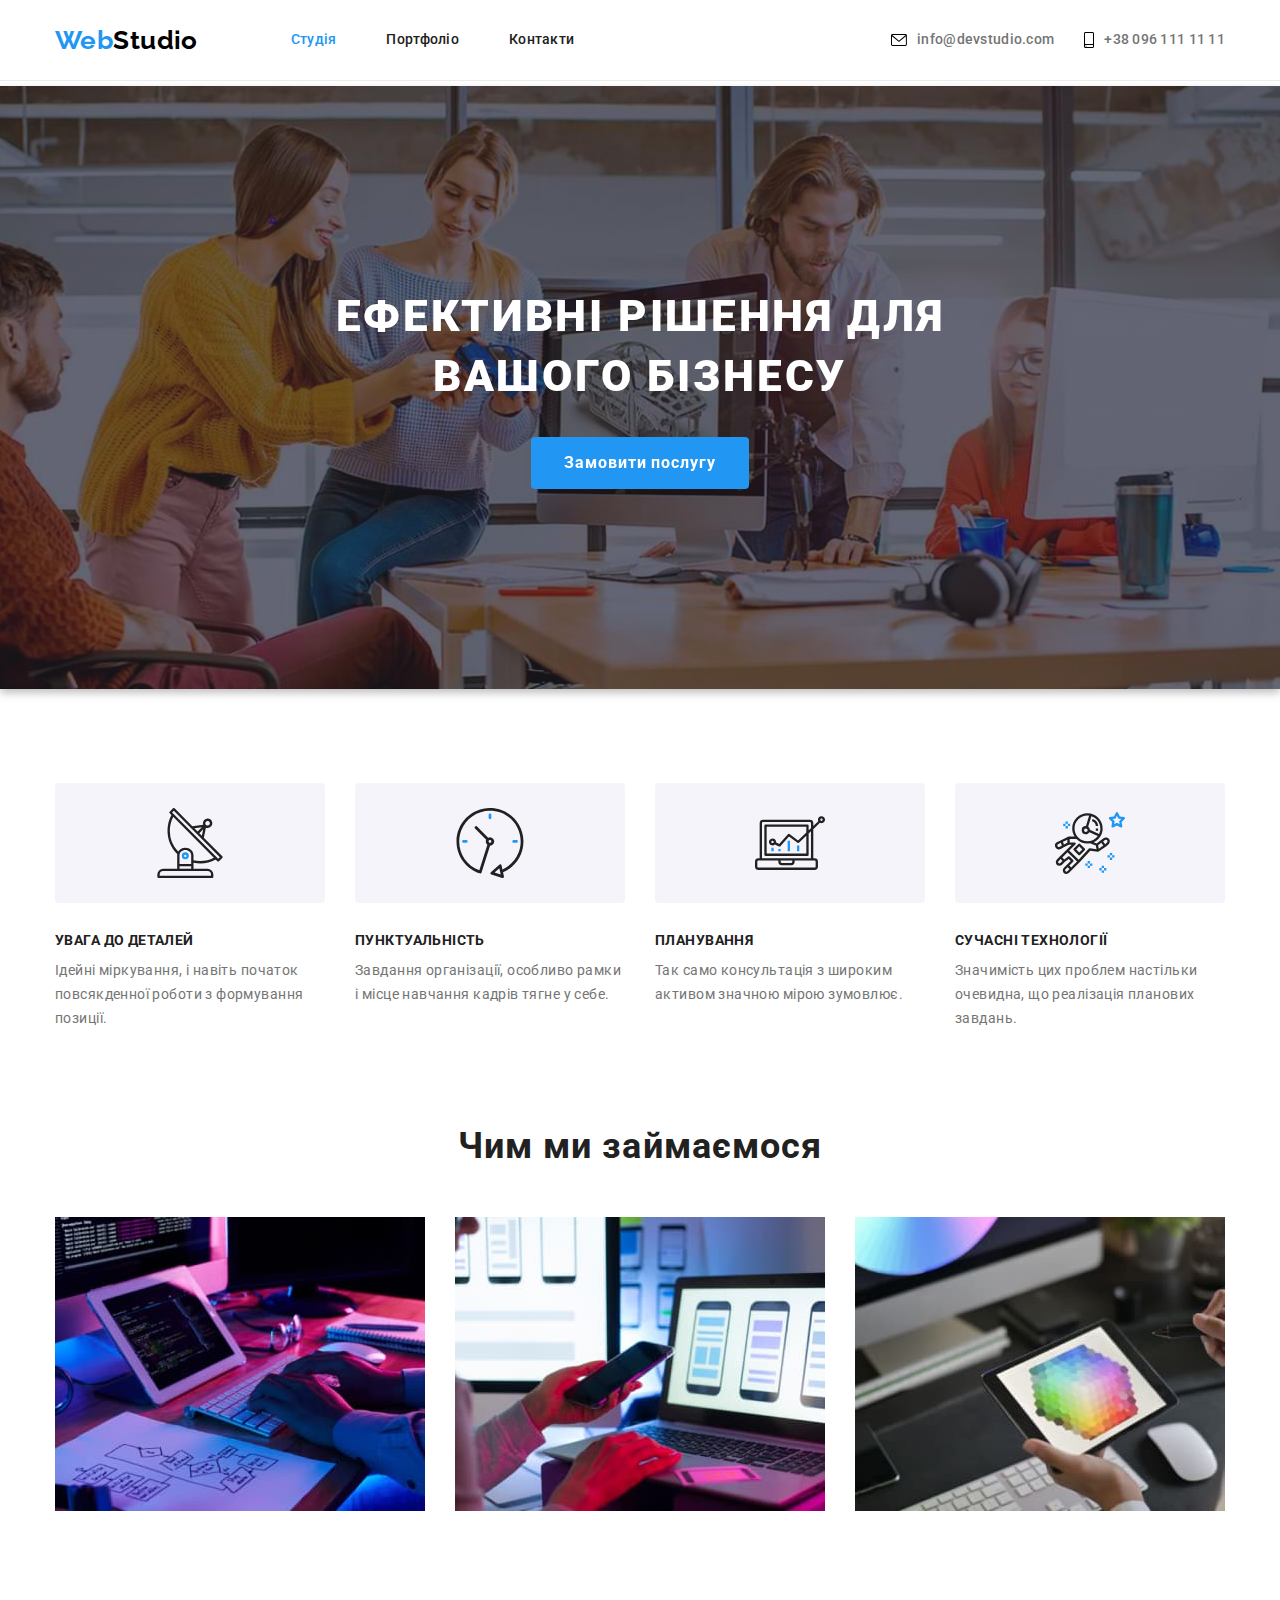
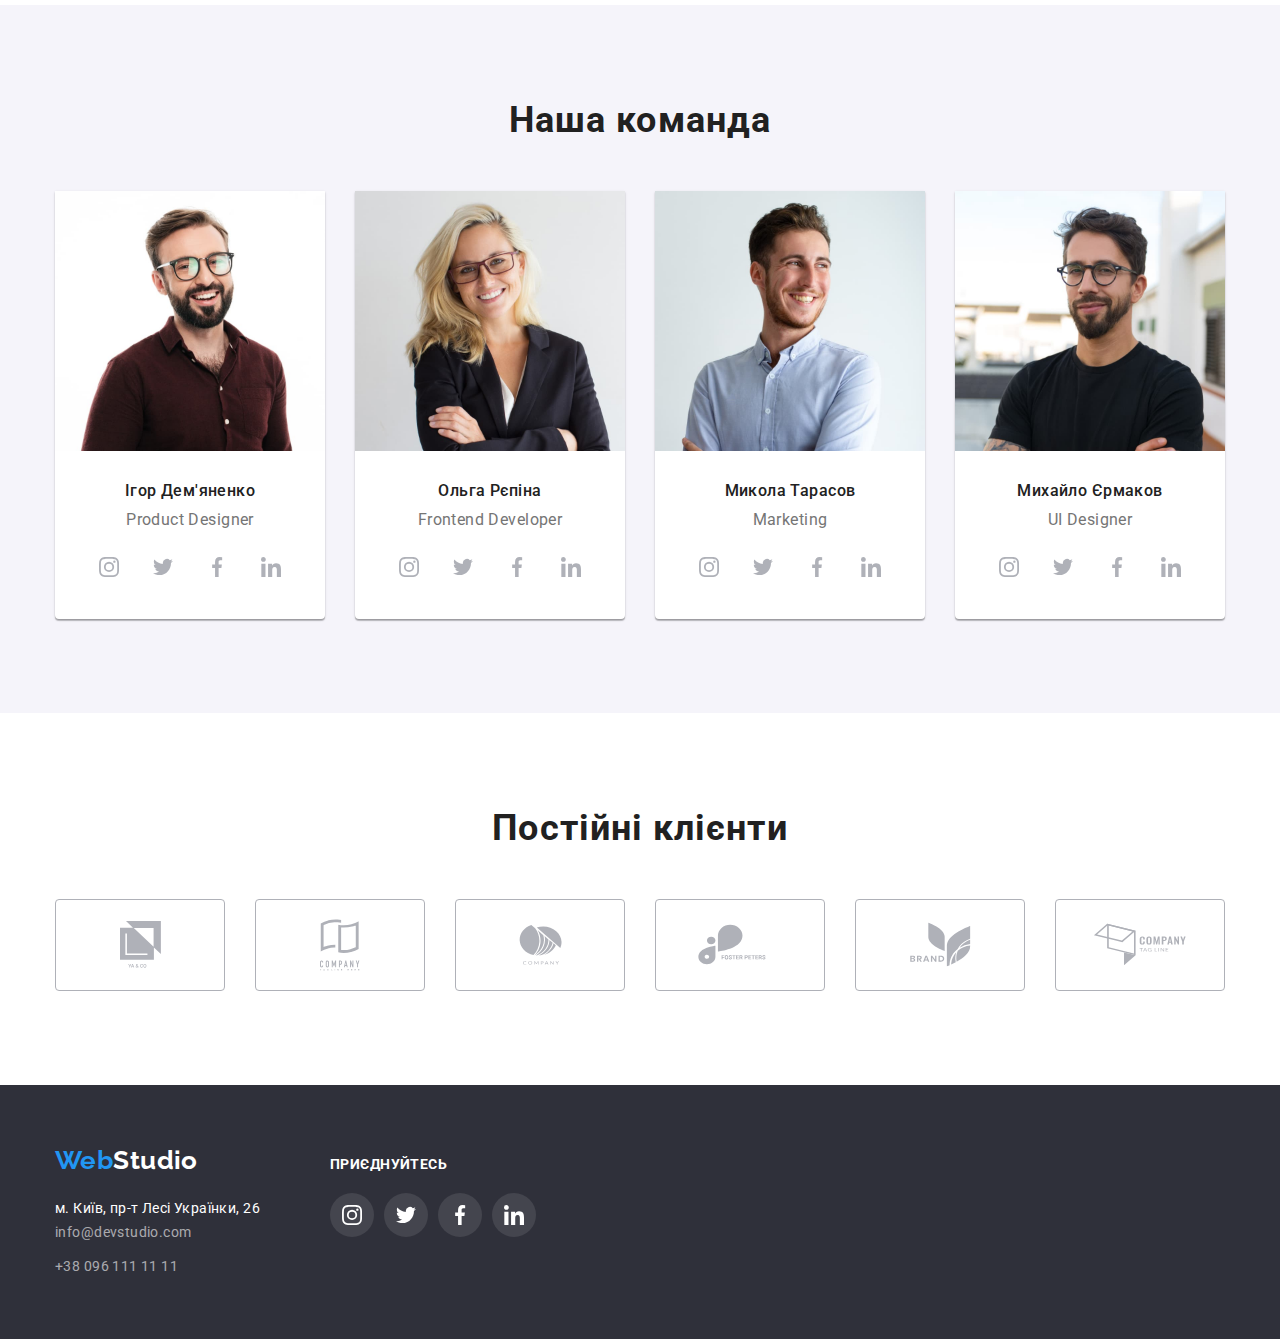
<file: index.html>
<!DOCTYPE html>
<html lang="uk">
  <head>
    <meta charset="UTF-8" />
    <meta http-equiv="X-UA-Compatible" content="IE=edge" />
    <meta name="viewport" content="width=device-width, initial-scale=1.0" />
    <link rel="preconnect" href="https://fonts.googleapis.com" />
    <link rel="preconnect" href="https://fonts.gstatic.com" crossorigin />
    <link
      href="https://fonts.googleapis.com/css2?family=Raleway:wght@700&family=Roboto:wght@400;500;700;900&display=swap"
      rel="stylesheet"
    />
    <link
      rel="stylesheet"
      href="https://cdnjs.cloudflare.com/ajax/libs/modern-normalize/1.1.0/modern-normalize.min.css"
    />
    <link rel="stylesheet" href="./css/style.css" />
    <title>Студія</title>
  </head>
  <body>
    <!-- Верхня лінія сайту -->
    <header class="header">
      <div class="container main-nav">
        <a href="./index.html" class="logo"><span class="logo-first-word">Web</span>Studio</a>
        <ul class="site-nav list">
          <li class="item"><a href="./index.html" class="link current">Студія</a></li>
          <li class="item"><a href="./portfolio.html" class="link">Портфоліо</a></li>
          <li class="item"><a href="" class="link">Контакти</a></li>
        </ul>
        <ul class="list-contacts list">
          <li class="item">
            <a href="mailto:info@devstudio.com" class="link">
              <svg class="mail-icon" width="16px" height="12px">
                <use href="./imeges/icons.svg#icon-envelope"></use>
              </svg>
              info@devstudio.com</a
            >
          </li>
          <li class="item">
            <a href="tel:+380961111111" class="link">
              <svg class="mobile-icon" width="10px" height="16px">
                <use href="./imeges/icons.svg#icon-smartphone"></use>
              </svg>
              +38 096 111 11 11
            </a>
          </li>
        </ul>
      </div>
    </header>
    <!-- Шапка сайту -->
    <main>
      <section class="section-hero">
        <div class="hero-wrapp">
          <h1 class="hero-title">Ефективні рішення для вашого бізнесу</h1>
          <button type="button" class="hero-btn">Замовити послугу</button>
        </div>
      </section>
      <!-- Переваги веб-студії -->
      <section class="section">
        <div class="benefits container">
          <h2 class="visually-hidden">Переваги веб-студії</h2>
          <ul class="benefits-list list">
            <li>
              <div class="benefits-imeges">
                <svg width="70px" height="70px">
                  <use href="./imeges/icons.svg#icon-antenna"></use>
                </svg>
              </div>
              <h3 class="benefits-titles">УВАГА ДО ДЕТАЛЕЙ</h3>
              <p>Ідейні міркування, і навіть початок повсякденної роботи з формування позиції.</p>
            </li>
            <li>
              <div class="benefits-imeges">
                <svg width="70px" height="70px">
                  <use href="./imeges/icons.svg#icon-clock"></use>
                </svg>
              </div>
              <h3 class="benefits-titles">ПУНКТУАЛЬНІСТЬ</h3>
              <p>Завдання організації, особливо рамки і місце навчання кадрів тягне у себе.</p>
            </li>
            <li>
              <div class="benefits-imeges">
                <svg width="70px" height="70px">
                  <use href="./imeges/icons.svg#icon-diagram"></use>
                </svg>
              </div>
              <h3 class="benefits-titles">ПЛАНУВАННЯ</h3>
              <p>Так само консультація з широким активом значною мірою зумовлює.</p>
            </li>
            <li>
              <div class="benefits-imeges">
                <svg width="70px" height="70px">
                  <use href="./imeges/icons.svg#icon-astronaut"></use>
                </svg>
              </div>
              <h3 class="benefits-titles">СУЧАСНІ ТЕХНОЛОГІЇ</h3>
              <p>Значимість цих проблем настільки очевидна, що реалізація планових завдань.</p>
            </li>
          </ul>
        </div>
      </section>
      <!-- Профіль веб-студії -->
      <section>
        <div class="speciality container">
          <h2 class="section-title">Чим ми займаємося</h2>
          <ul class="speciality-list list">
            <li class="item">
              <img
                src="./imeges/imeges-speciality/development.jpg"
                alt="Послуга розробки"
                width="370"
              />
            </li>
            <li class="item">
              <img
                src="./imeges/imeges-speciality/mobile-application.jpg"
                alt="Послуга розробки мобільних застусунків"
                width="370"
              />
            </li>
            <li class="item">
              <img
                src="./imeges/imeges-speciality/web-design.jpg"
                alt="Послуги веб дизайну"
                width="370"
              />
            </li>
          </ul>
        </div>
      </section>
      <!-- Команда працівників веб-студії -->
      <section class="team-section">
        <h2 class="section-title team">Наша команда</h2>
        <ul class="specialists-list list">
          <li class="specialist-card">
            <img
              class="photo"
              src="./imeges/imeges-specialist/igor-demynenko.jpg"
              alt="Чоловік в червоній сорочці в окулярах"
              width="270"
            />
            <div class="item-wrapper">
              <h3 class="specialists-title">Ігор Дем'яненко</h3>
              <p class="specialist-profession" lang="en">Product Designer</p>
            </div>
            <div>
              <ul class="social-network-list list">
                <li class="social-network-scroll">
                  <a href="" class="link">
                    <div class="social-network-wrapp">
                      <svg class="icon" width="20px" height="20px">
                        <use href="./imeges/icons.svg#icon-instagram"></use>
                      </svg>
                    </div>
                  </a>
                </li>
                <li class="social-network-scroll">
                  <a href="" class="link">
                    <div class="social-network-wrapp">
                      <svg class="icon" width="20px" height="20px">
                        <use href="./imeges/icons.svg#icon-twitter"></use>
                      </svg>
                    </div>
                  </a>
                </li>
                <li class="social-network-scroll">
                  <a href="" class="link">
                    <div class="social-network-wrapp">
                      <svg class="icon" width="20px" height="20px">
                        <use href="./imeges/icons.svg#icon-facebook"></use>
                      </svg>
                    </div>
                  </a>
                </li>
                <li class="social-network-scroll">
                  <a href="" class="link">
                    <div class="social-network-wrapp">
                      <svg class="icon" width="20px" height="20px">
                        <use href="./imeges/icons.svg#icon-linkedin"></use>
                      </svg>
                    </div>
                  </a>
                </li>
              </ul>
            </div>
          </li>
          <li class="specialist-card">
            <img
              class="photo"
              src="./imeges/imeges-specialist/olga-repina.jpg"
              alt="Жінка в чорному піджаку в окулярах"
              width="270"
            />
            <div class="item-wrapper">
              <h3 class="specialists-title">Ольга Рєпіна</h3>
              <p class="specialist-profession" lang="en">Frontend Developer</p>
            </div>
            <div>
              <ul class="social-network-list list">
                <li class="social-network-scroll">
                  <a href="" class="link">
                    <div class="social-network-wrapp">
                      <svg class="icon" width="20px" height="20px">
                        <use href="./imeges/icons.svg#icon-instagram"></use>
                      </svg>
                    </div>
                  </a>
                </li>
                <li class="social-network-scroll">
                  <a href="" class="link">
                    <div class="social-network-wrapp">
                      <svg class="icon" width="20px" height="20px">
                        <use href="./imeges/icons.svg#icon-twitter"></use>
                      </svg>
                    </div>
                  </a>
                </li>
                <li class="social-network-scroll">
                  <a href="" class="link">
                    <div class="social-network-wrapp">
                      <svg class="icon" width="20px" height="20px">
                        <use href="./imeges/icons.svg#icon-facebook"></use>
                      </svg>
                    </div>
                  </a>
                </li>
                <li class="social-network-scroll">
                  <a href="" class="link">
                    <div class="social-network-wrapp">
                      <svg class="icon" width="20px" height="20px">
                        <use href="./imeges/icons.svg#icon-linkedin"></use>
                      </svg>
                    </div>
                  </a>
                </li>
              </ul>
            </div>
          </li>
          <li class="specialist-card">
            <img
              class="photo"
              src="./imeges/imeges-specialist/nikolay-tarasov.jpg"
              alt="Чоловік в голубій сорочці"
              width="270"
            />
            <div class="item-wrapper">
              <h3 class="specialists-title">Микола Тарасов</h3>
              <p class="specialist-profession" lang="en">Marketing</p>
            </div>
            <div>
              <ul class="social-network-list list">
                <li class="social-network-scroll">
                  <a href="" class="link">
                    <div class="social-network-wrapp">
                      <svg class="icon" width="20px" height="20px">
                        <use href="./imeges/icons.svg#icon-instagram"></use>
                      </svg>
                    </div>
                  </a>
                </li>
                <li class="social-network-scroll">
                  <a href="" class="link">
                    <div class="social-network-wrapp">
                      <svg class="icon" width="20px" height="20px">
                        <use href="./imeges/icons.svg#icon-twitter"></use>
                      </svg>
                    </div>
                  </a>
                </li>
                <li class="social-network-scroll">
                  <a href="" class="link">
                    <div class="social-network-wrapp">
                      <svg class="icon" width="20px" height="20px">
                        <use href="./imeges/icons.svg#icon-facebook"></use>
                      </svg>
                    </div>
                  </a>
                </li>
                <li class="social-network-scroll">
                  <a href="" class="link">
                    <div class="social-network-wrapp">
                      <svg class="icon" width="20px" height="20px">
                        <use href="./imeges/icons.svg#icon-linkedin"></use>
                      </svg>
                    </div>
                  </a>
                </li>
              </ul>
            </div>
          </li>
          <li class="specialist-card">
            <img
              class="photo"
              src="./imeges/imeges-specialist/mihail-ermakov.jpg"
              alt="Чоловік в черній футболці в окулярах"
              width="270"
            />
            <div class="item-wrapper">
              <h3 class="specialists-title">Михайло Єрмаков</h3>
              <p class="specialist-profession" lang="en">UI Designer</p>
            </div>
            <div>
              <ul class="social-network-list list">
                <li class="social-network-scroll">
                  <a href="" class="link"> 
                    <div class="social-network-wrapp">
                      <svg class="icon" width="20px" height="20px">
                        <use href="./imeges/icons.svg#icon-instagram"></use>
                      </svg>
                    </div>
                  </a>
                </li>
                <li class="social-network-scroll">
                  <a href="" class="link">
                    <div class="social-network-wrapp">
                      <svg class="icon" width="20px" height="20px">
                        <use href="./imeges/icons.svg#icon-twitter"></use>
                      </svg>
                    </div>
                  </a>
                </li>
                <li class="social-network-scroll">
                  <a href="" class="link">
                    <div class="social-network-wrapp">
                      <svg class="icon" width="20px" height="20px">
                        <use href="./imeges/icons.svg#icon-facebook"></use>
                      </svg>
                    </div>
                  </a>
                </li>
                <li class="social-network-scroll">
                  <a href="" class="link">
                    <div class="social-network-wrapp">
                      <svg class="icon" width="20px" height="20px">
                        <use href="./imeges/icons.svg#icon-linkedin"></use>
                      </svg>
                    </div>
                  </a>
                </li>
              </ul>
            </div>
          </li>
        </ul>
      </section>

      <!-- Постійні клієнти -->
      <section class="container">
        <h2 class="section-title clients">Постійні клієнти</h2>
        <ul class="clients-list list">
            <li class="clients-scroll">
              <a href="" class="link">
                <div class="clients-wrapp">
                  <svg width="41px" height="47px">
                    <use href="./imeges/icons.svg#icon-yaco-company"></use>
                  </svg>
                </div>
              </a>
            </li>
            <li>
              <a href="" class="link">
                <div class="clients-wrapp">
                  <svg width="40px" height="52px">
                    <use href="./imeges/icons.svg#icon-tagline-company"></use>
                  </svg>
                </div>
              </a>
            </li>
          </div>
          <li>
            <a href="" class="link">
              <div class="clients-wrapp">
                <svg width="43px" height="41px">
                  <use href="./imeges/icons.svg#icon-object"></use>
                </svg>
              </div>
            </a>
          </li>
          <li>
            <a href="" class="link">
              <div class="clients-wrapp">
                <svg width="84px" height="41px">
                  <use href="./imeges/icons.svg#icon-foster-peters"></use>
                </svg>
              </div>
            </a>
          </li>
          <li>
            <a href="" class="link">
              <div class="clients-wrapp">
                <svg width="63px" height="45px">
                  <use href="./imeges/icons.svg#icon-brand"></use>
                </svg>
              </div>
            </a>
          </li>
          <li>
            <a href="" class="link">
              <div class="clients-wrapp">
                <svg width="94px" height="44px">
                  <use href="./imeges/icons.svg#icon-cube-tagline"></use>
                </svg>
              </div>
            </a>
          </li>
        </ul>
      </section>
    </main>
    <!-- Нижня лінія сайту -->
    <footer class="footer">
      <div class="container footer-container">
        <div class="container-logo-adress">
          <div class="logo-footer"> 
           <a href="./index.html" class="logo link"><span class="logo-first-word">Web</span><span  class="logo-second-word">Studio</span></a>
          </div>
          <address class="address"><a href="https://goo.gl/maps/TEBKrd3tF9hV3VJEA" class="link">м. Київ, пр-т Лесі Українки, 26</a>
          </address>
         <ul class="contacts-footer-list list">
           <li><a href="mailto:info@devstudio.com" class="link">info@devstudio.com</a></li>
           <li><a href="tel:+380961111111" class="link">+38 096 111 11 11</a></li>
         </ul>
        </div>

        <div class="social-network-footer">
            <strong class="join">приєднуйтесь</strong>
              <ul class="social-network-footer-list list">
                <li class="social-network-scroll">
                  <a href="" class="link"> 
                    <div class="social-network-footer-wrapp">
                      <svg class="icon-footer" width="20px" height="20px"> 
                        <use href="./imeges/icons.svg#icon-instagram"></use>
                      </svg>
                    </div>
                  </a>
                </li>
                <li class="social-network-scroll">
                  <a href="" class="link">
                    <div class="social-network-footer-wrapp">
                      <svg class="icon-footer" width="20px" height="20px">
                        <use href="./imeges/icons.svg#icon-twitter"></use>
                      </svg>
                    </div>
                  </a>
                </li>
                <li class="social-network-scroll">
                  <a href="" class="link">
                    <div class="social-network-footer-wrapp">
                      <svg class="icon-footer" width="20px" height="20px">
                        <use href="./imeges/icons.svg#icon-facebook"></use>
                      </svg>
                    </div>
                  </a>
                </li>
                <li class="social-network-scroll">
                  <a href="" class="link">
                    <div class="social-network-footer-wrapp">
                      <svg class="icon-footer" width="20px" height="20px">
                        <use href="./imeges/icons.svg#icon-linkedin"></use>
                      </svg>
                    </div>
                  </a>
                </li>
              </ul>
        </div>
      
      </div>
    </footer>
  </body>
</html>
</file>
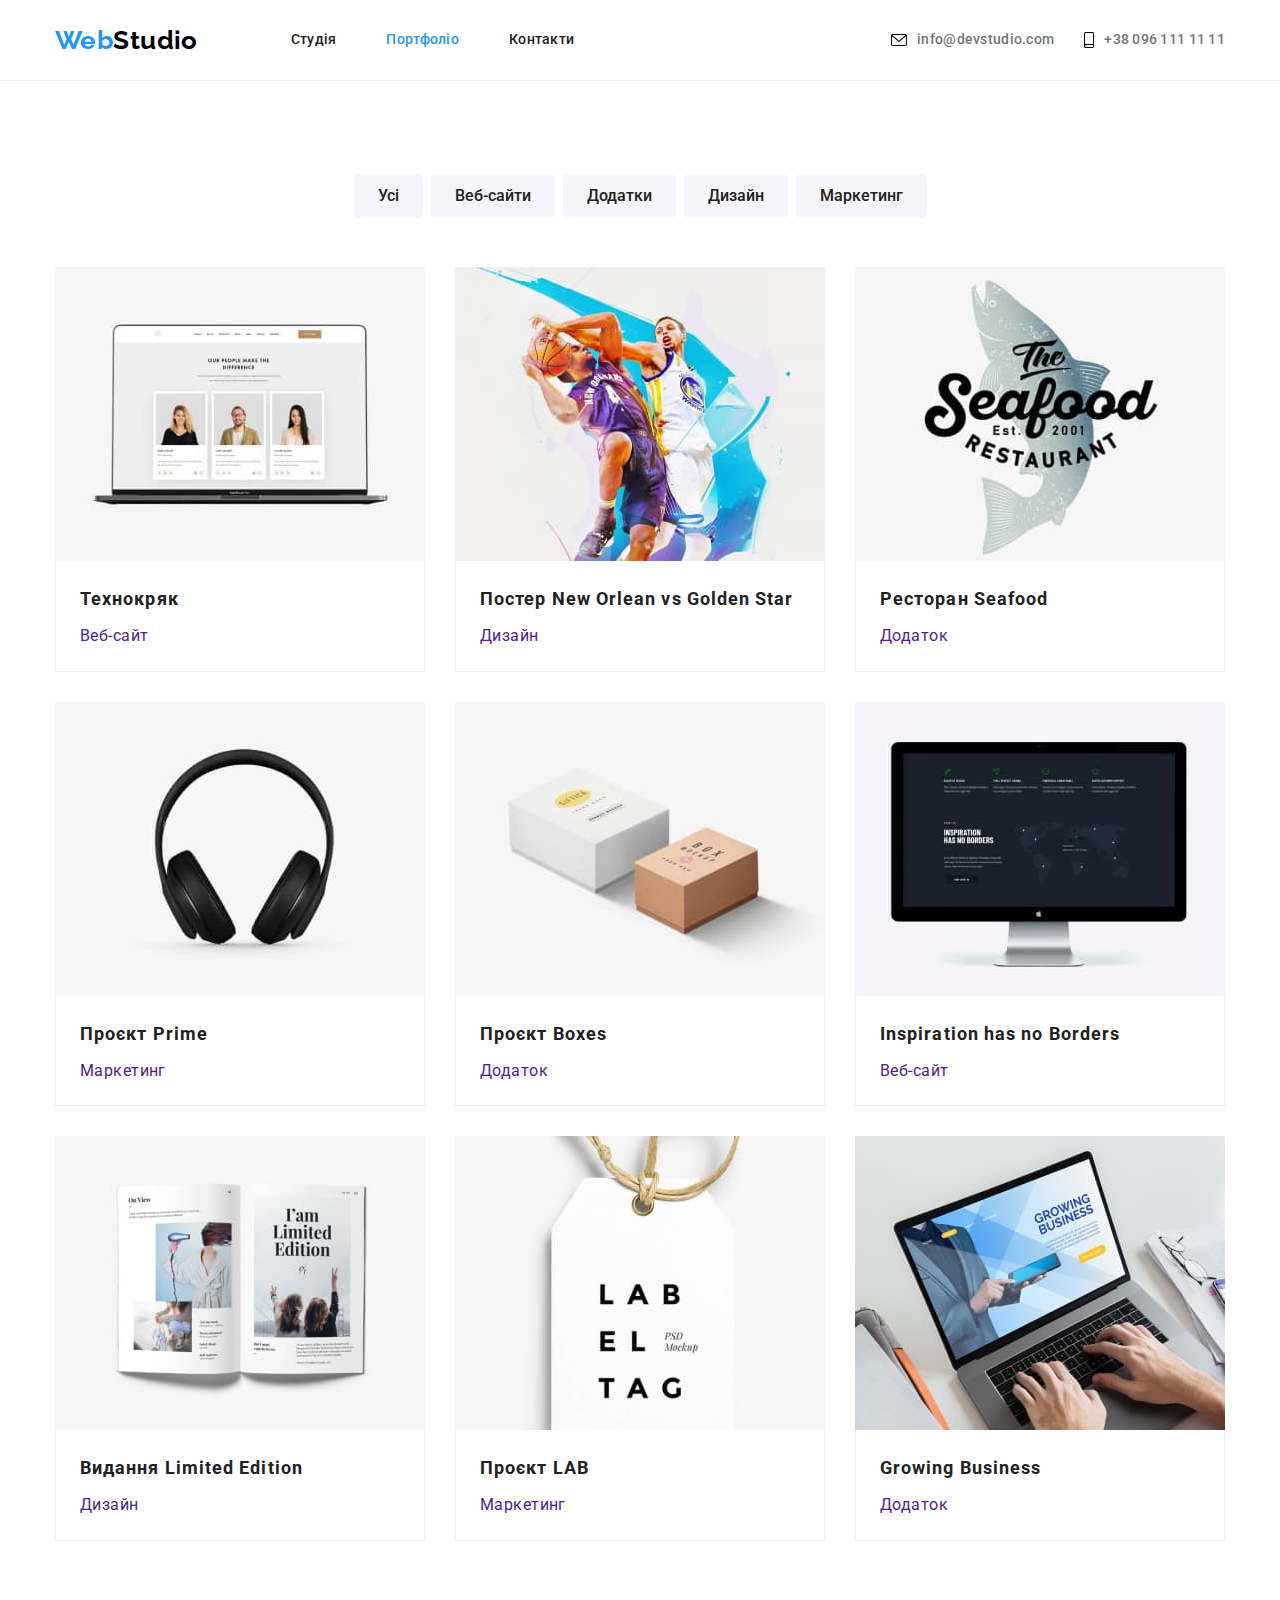
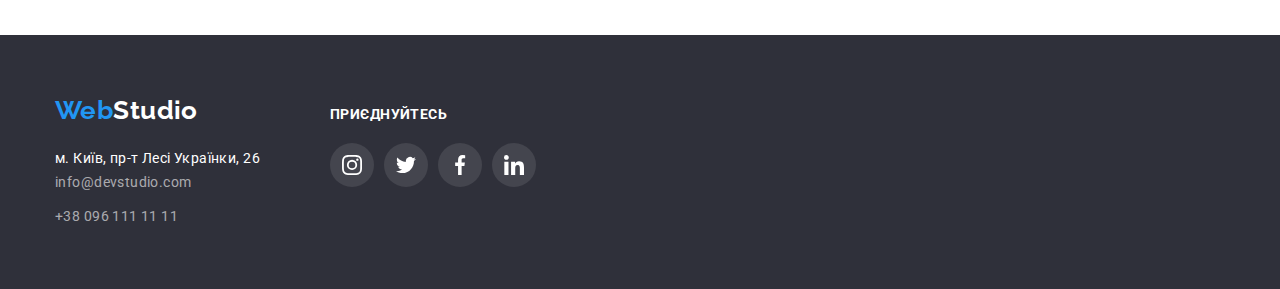
<file: portfolio.html>
<!DOCTYPE html>
<html lang="uk">
  <head>
    <meta charset="UTF-8" />
    <meta http-equiv="X-UA-Compatible" content="IE=edge" />
    <meta name="viewport" content="width=device-width, initial-scale=1.0" />
    <link rel="preconnect" href="https://fonts.googleapis.com" />
    <link rel="preconnect" href="https://fonts.gstatic.com" crossorigin />
    <link
      href="https://fonts.googleapis.com/css2?family=Raleway:wght@700&family=Roboto:wght@400;500;700;900&display=swap"
      rel="stylesheet"
    />
    <link
      rel="stylesheet"
      href="https://cdnjs.cloudflare.com/ajax/libs/modern-normalize/1.1.0/modern-normalize.min.css"
    />
    <link rel="stylesheet" href="./css/style.css" />
    <title>Студія</title>
  </head>
  <body>
    <!-- Верхня лінія сайту -->
    <header class="header">
      <div class="container main-nav">
        <a href="./index.html" class="logo"><span class="logo-first-word">Web</span>Studio</a>
        <ul class="site-nav list">
          <li class="item"><a href="./index.html" class="link">Студія</a></li>
          <li class="item"><a href="./portfolio.html" class="link current">Портфоліо</a></li>
          <li class="item"><a href="" class="link">Контакти</a></li>
        </ul>
        <ul class="list-contacts list">
          <li class="item">
            <a href="mailto:info@devstudio.com" class="link">
              <svg class="mail-icon" width="16px" height="12px">
                <use href="./imeges/icons.svg#icon-envelope"></use>
              </svg>
              info@devstudio.com</a
            >
          </li>
          <li class="item">
            <a href="tel:+380961111111" class="link">
              <svg class="mobile-icon" width="10px" height="16px">
                <use href="./imeges/icons.svg#icon-smartphone"></use>
              </svg>
              +38 096 111 11 11
            </a>
          </li>
        </ul>
      </div>
    </header>
    <!-- Навігація по сайту -->
    <main>
      <nav>
        <div class="container">
          <ul class="nav-btn list">
            <li class="item">
              <button type="button" class="portfolio-btn">Усі</button>
            </li>
            <li class="item">
              <button type="button" class="portfolio-btn">Веб-сайти</button>
            </li>
            <li class="item">
              <button type="button" class="portfolio-btn">Додатки</button>
            </li>
            <li class="item">
              <button type="button" class="portfolio-btn">Дизайн</button>
            </li>
            <li class="item">
              <button type="button" class="portfolio-btn">Маркетинг</button>
            </li>
          </ul>
        </div>
      </nav>
      <!-- Портфоліо -->
      <section class="section">
        <div class="container">
          <h1 class="visually-hidden">Портфоліо</h1>
          <!-- Дану секцію для поліпшення симантичності та покращення пошуку данного сайту потрібно наділити заголовком, потім цей заголовок буде візуально скритий -->
          <ul class="portfolio-list list">
            <li class="portfolio-element">
              <a href="" class="link-portfolio">
                <img
                  src="./imeges/images-portfolio/web-desing-techcryk.jpg"
                  alt="Ноутбук з відкритим на ньому веб-сайтом"
                  width="370"
                  height="294"
                />
                <div class="discription">
                  <h2 class="portfolio-titles">Технокряк</h2>
                  <p class="portfolio-text">Веб-сайт</p>
                </div>
              </a>
            </li>
            <li class="portfolio-element">
              <a href="" class="link-portfolio">
                <img
                  src="./imeges/images-portfolio/desing-neworlean-goldenstar.jpg"
                  alt="Гравці баскетбольних команд"
                  width="370"
                  height="294"
                />
                <div class="discription">
                  <h2 class="portfolio-titles">
                    Постер <span lang="en">New Orlean vs Golden Star</span>
                  </h2>
                  <p class="portfolio-text">Дизайн</p>
                </div>
              </a>
            </li>
            <li class="portfolio-element">
              <a href="" class="link-portfolio">
                <img
                  src="./imeges/images-portfolio/app-seafood.jpg"
                  alt="Дизайн логотипу з зображеням риби та назвы ресторану"
                  width="370"
                  height="294"
                />
                <div class="discription">
                  <h2 class="portfolio-titles">Ресторан <span lang="en">Seafood</span></h2>
                  <p class="portfolio-text">Додаток</p>
                </div>
              </a>
            </li>
            <li class="portfolio-element">
              <a href="" class="link-portfolio">
                <img
                  src="./imeges/images-portfolio/marketing-prime.jpg"
                  alt="Накладні навушники"
                  width="370"
                  height="294"
                />
                <div class="discription">
                  <h2 class="portfolio-titles">Проєкт <span lang="en">Prime</span></h2>
                  <p class="portfolio-text">Маркетинг</p>
                </div>
              </a>
            </li>
            <li class="portfolio-element">
              <a href="" class="link-portfolio">
                <img
                  src="./imeges/images-portfolio/app-boxes.jpg"
                  alt="Біла та коричнева коробка з назвой проєкта"
                  width="370"
                  height="294"
                />
                <div class="discription">
                  <h2 class="portfolio-titles">Проєкт <span lang="en">Boxes</span></h2>
                  <p class="portfolio-text">Додаток</p>
                </div>
              </a>
            </li>
            <li class="portfolio-element">
              <a href="" class="link-portfolio">
                <img
                  src="./imeges/images-portfolio/web-site-borders.jpg"
                  alt="Моноблок з відкритим на ньому веб-сайтом"
                  width="370"
                  height="294"
                />
                <div class="discription">
                  <h2 class="portfolio-titles" lang="en">Inspiration has no Borders</h2>
                  <p class="portfolio-text">Веб-сайт</p>
                </div>
              </a>
            </li>
            <li class="portfolio-element">
              <a href="" class="link-portfolio">
                <img
                  src="./imeges/images-portfolio/desing-limited-edition.jpg"
                  alt="Глянцевий журнал з назвою видання"
                  width="370"
                  height="294"
                />
                <div class="discription">
                  <h2 class="portfolio-titles">Видання <span lang="en">Limited Edition</span></h2>
                  <p class="portfolio-text">Дизайн</p>
                </div>
              </a>
            </li>
            <li class="portfolio-element">
              <a href="" class="link-portfolio">
                <img
                  src="./imeges/images-portfolio/marketing-lab.jpg"
                  alt="Бірка з білого картону з назвою проєкта"
                  width="370"
                  height="294"
                />
                <div class="discription">
                  <h2 class="portfolio-titles">Проєкт <span lang="en">LAB</span></h2>
                  <p class="portfolio-text">Маркетинг</p>
                </div>
              </a>
            </li>
            <li class="portfolio-element">
              <a href="" class="link-portfolio">
                <img
                  src="./imeges/images-portfolio/app-growing.jpg"
                  alt="Людина працююча за ноутбуком в додатку"
                  width="370"
                  height="294"
                />
                <div class="discription">
                  <h2 class="portfolio-titles" lang="en">Growing Business</h2>
                  <p class="portfolio-text">Додаток</p>
                </div>
              </a>
            </li>
          </ul>
        </div>
      </section>
    </main>

    <!-- Нижня лінія сайту -->
    <footer class="footer">
      <div class="container footer-container">
        <div class="container-logo-adress">
          <div class="logo-footer">
            <a href="./index.html" class="logo link"
              ><span class="logo-first-word">Web</span
              ><span class="logo-second-word">Studio</span></a
            >
          </div>
          <address class="address">
            <a href="https://goo.gl/maps/TEBKrd3tF9hV3VJEA" class="link"
              >м. Київ, пр-т Лесі Українки, 26</a
            >
          </address>
          <ul class="contacts-footer-list list">
            <li><a href="mailto:info@devstudio.com" class="link">info@devstudio.com</a></li>
            <li><a href="tel:+380961111111" class="link">+38 096 111 11 11</a></li>
          </ul>
        </div>

        <div class="social-network-footer">
          <strong class="join">приєднуйтесь</strong>
          <ul class="social-network-footer-list list">
            <li class="social-network-scroll">
              <a href="" class="link">
                <div class="social-network-footer-wrapp">
                  <svg class="icon-footer" width="20px" height="20px">
                    <use href="./imeges/icons.svg#icon-instagram"></use>
                  </svg>
                </div>
              </a>
            </li>
            <li class="social-network-scroll">
              <a href="" class="link">
                <div class="social-network-footer-wrapp">
                  <svg class="icon-footer" width="20px" height="20px">
                    <use href="./imeges/icons.svg#icon-twitter"></use>
                  </svg>
                </div>
              </a>
            </li>
            <li class="social-network-scroll">
              <a href="" class="link">
                <div class="social-network-footer-wrapp">
                  <svg class="icon-footer" width="20px" height="20px">
                    <use href="./imeges/icons.svg#icon-facebook"></use>
                  </svg>
                </div>
              </a>
            </li>
            <li class="social-network-scroll">
              <a href="" class="link">
                <div class="social-network-footer-wrapp">
                  <svg class="icon-footer" width="20px" height="20px">
                    <use href="./imeges/icons.svg#icon-linkedin"></use>
                  </svg>
                </div>
              </a>
            </li>
          </ul>
        </div>
      </div>
    </footer>
  </body>
</html>
</file>
<file: css/style.css>
:root {
  --hero-background-color: #c4c4c4;
  --title-text-color: #212121;
  --basic-text-color: #757575;
  --accent-text-color: #2196f3;
  --active-hero-button: #188CE8;
  --backgraund-color-page: #f5f4fa;
  --logo-color: #000000;
  --hero-footer-background-color: #2f303a;
  --white-color: #ffffff;
  --footer-contacts-color: rgba(255, 255, 255, 0.6);
}
/* reset */
h1,
h2,
h3,
h4,
h5,
h6,
p,
ul {
  margin: 0;
}
ul {
  padding-left: 0;
}

/* index.html */
body {
  background-color: var(--white-color);
  color: var(--basic-text-color);
  font-family: 'Roboto', sans-serif;
  font-size: 14px;
  line-height: 1.71;
  letter-spacing: 0.03em;
}
.container {
  width: 1200px;
  margin: 0 auto;
  padding-left: 15px;
  padding-right: 15px;
}

/* logo */
.header {
  border-bottom: 1px solid #ececec;
}

.list {
  list-style: none;
}

.link,
.link-portfolio {
  text-decoration: none;
}
.logo {
  font-family: 'Raleway', sans-serif;
  font-weight: 700;
  font-size: 26px;
  line-height: 1.19;

  color: var(--logo-color);
  text-decoration: none;
}
.logo-first-word {
  color: var(--accent-text-color);
}

/* navigation */
.main-nav {
  display: flex;
  align-items: center;
}

.site-nav {
  display: flex;
  margin-left: 93px;
}
.site-nav .item:not(:last-child) {
  margin-right: 50px;
}
.site-nav .link {
  font-weight: 500;
  font-size: 14px;
  line-height: 1.14;
  letter-spacing: 0.02em;

  color: var(--title-text-color);

  padding: 32px 0;
  display: block;
}
.site-nav .link.current {
  color: var(--accent-text-color);
}
.list-contacts {
  display: flex;
  margin-left: auto;
}
.list-contacts svg {
  margin-right: 10px;
}
.item:hover .link {
  color: var(--accent-text-color);
}
.link:focus {
  color: var(--accent-text-color);
  fill: var(--accent-text-color);
}
.item:hover .mail-icon {
  fill: var(--accent-text-color);
}
.item:hover .mobile-icon {
  fill: var(--accent-text-color);
}
.list-contacts .item:not(:last-child) {
  margin-right: 30px;
}
.list-contacts a {
  display: flex;
  align-items: center;
  font-weight: 500;
  font-size: 14px;
  line-height: 1.14;
  letter-spacing: 0.02em;

  color: var(--basic-text-color);
  padding: 32px 0;
}

/* hero */
.section-hero {
  margin-top: 5px;
}
.hero-wrapp {
  text-align: center;
  margin-left: auto;
  margin-right: auto;
  max-width: 1600px;
  min-height: 600px;
  background-color: var(--hero-background-color);
  background-image: linear-gradient(to bottom, rgba(47, 48, 58, 0.4), rgba(47, 48, 58, 0.4)),
    url('../imeges/hero.jpg');
  filter: drop-shadow(0px 4px 4px rgba(0, 0, 0, 0.25));
  background-repeat: no-repeat;
  background-position: center;
  background-size: cover;
}
.hero-title {
  font-weight: 900;
  font-size: 44px;
  line-height: 1.37;
  letter-spacing: 0.06em;
  text-transform: uppercase;

  color: var(--white-color);

  width: 700px;
  margin-left: auto;
  margin-right: auto;
  padding-top: 200px;
  margin-bottom: 30px;
}
.hero-btn {
  font-family: inherit;
  font-weight: 700;
  font-size: 16px;
  line-height: 1.89;
  letter-spacing: 0.06em;

  color: var(--white-color);
  background-color: var(--accent-text-color);
  cursor: pointer;
  border: 1px solid transparent;
  border-radius: 4px;

  padding: 10px 32px;
  display: inline-block;
  min-width: 216px;
  margin-bottom: 200px;
}
.hero-btn:active {
  background-color: var(--active-hero-button);
}

/* benefits */
.benefits {
  padding-bottom: 94px;
  padding-top: 94px;
}
.benefits-list {
  display: flex;
}
.benefits-list li:not(:last-child) {
  margin-right: 30px;
}
.benefits-imeges {
  width: 270px;
  height: 120px;
  background-color: var(--backgraund-color-page);
  border-radius: 4px;
  display: flex;
  align-items: center;
  justify-content: center;
}
.benefits-titles {
  font-weight: 700;
  font-size: 14px;
  line-height: 1.14;
  text-transform: uppercase;

  color: var(--title-text-color);

  padding-bottom: 10px;
  padding-top: 30px;
  min-width: 270px;
}

/* speciality */
.speciality {
  padding-bottom: 94px;
}
.section-title {
  font-weight: 700;
  font-size: 36px;
  line-height: 1.17;
  text-align: center;
  letter-spacing: 0.03em;

  color: var(--title-text-color);

  padding-bottom: 50px;
}
.speciality-list {
  display: flex;
}
.speciality-list .item:not(:last-child) {
  margin-right: 30px;
}
.speciality-list img {
  display: block;
}

/* specialists */
.team-section {
  background-color: var(--backgraund-color-page);
}
.team {
  padding-top: 94px;
}
.specialists-title {
  font-weight: 500;
  font-size: 16px;
  line-height: 1.19;

  color: var(--title-text-color);
  padding-bottom: 10px;
  text-align: center;
}
.specialists-list {
  padding-bottom: 94px;
  display: flex;
  justify-content: center;
}
.specialists-list .specialist-card:not(:last-child) {
  margin-right: 30px;
}
.specialist-card {
  background-color: var(--white-color);
  box-shadow: 0px 1px 3px rgba(0, 0, 0, 0.12), 0px 1px 1px rgba(0, 0, 0, 0.14),
    0px 2px 1px rgba(0, 0, 0, 0.2);
  border-radius: 0px 0px 4px 4px;
}
.specialists-list img {
  display: block;
}
.specialist-profession {
  font-size: 16px;
  line-height: 1.19;
  text-align: center;
}
.item-wrapper {
  padding-top: 30px;
  padding-right: 20px;
  padding-left: 20px;
}
.social-network-list {
  display: flex;
  align-items: center;
  justify-content: center;
  margin: 16px 32px 30px 32px;
}
.social-network-wrapp {
  width: 44px;
  height: 44px;
  border-radius: 50%;
  display: flex;
  justify-content: center;
}
.social-network-list li:not(:last-child) {
  margin-right: 10px;
}
.icon {
  display: block;
  margin: auto;
  fill: #afb1b8;
}
.social-network-scroll:hover .icon {
  fill: var(--white-color);
}
.social-network-scroll:hover .social-network-wrapp {
  background-color: #2196f3;
  fill: var(--white-color);
}
.social-network-wrapp:hover {
  background-color: #2196f3;
  fill: var(--white-color);
}
.link:focus .social-network-wrapp {
  background-color: #2196f3;
  fill: var(--white-color);
}
.link:focus .icon {
  fill: var(--white-color);
}

/* clients */
.clients {
  padding-top: 94px;
}
.clients-list {
  display: flex;
  padding-bottom: 94px;
}
.clients-list li:not(:last-child) {
  margin-right: 30px;
}
.clients-wrapp {
  display: flex;
  align-items: center;
  justify-content: center;
  width: 170px;
  height: 92px;
  border: 1px solid #afb1b8;
  fill: #afb1b8;
  border-radius: 4px;
}
.clients-wrapp:hover {
  fill: var(--accent-text-color);
  border: 1px solid var(--accent-text-color);
}
.link:focus .clients-wrapp {
  border: 1px solid var(--accent-text-color);
  fill: var(--accent-text-color);
}

/* footer */
.footer {
  background-color: var(--hero-footer-background-color);
}
.footer-container {
  display: flex;
  align-items: baseline;
}
.container-logo-adress {
  display: flex;
  flex-direction: column;
  margin-top: 60px;
  margin-bottom: 60px;
  margin-right: 70px;
}
.logo-footer {
  margin-bottom: 20px;
}
.logo-second-word {
  color: var(--white-color);
}
.address a {
  font-size: 14px;
  line-height: 1.71;
  font-style: normal;

  color: var(--white-color);

  padding-bottom: 10px;
}
.contacts-footer-list a {
  font-size: 14px;
  line-height: 1.71;

  color: var(--footer-contacts-color);
}
.contacts-footer-list li {
  padding-bottom: 10px;
}
.contacts-footer-list li:last-child {
  padding-bottom: 0;
}
.social-network-footer {
  display: flex;
  flex-direction: column;
  margin-top: 72px;
  margin-bottom: 100px;
}
.social-network-footer-list {
  display: flex;
  align-items: center;
  justify-content: center;
}
.social-network-footer-list li:not(:last-child) {
  margin-right: 10px;
}
.social-network-footer-wrapp {
  width: 44px;
  height: 44px;
  border-radius: 50%;
  display: flex;
  justify-content: center;

  background-color: #44454e;
}
.icon-footer {
  display: block;
  margin: auto;

  fill: var(--white-color);
}
.social-network-footer-wrapp:hover {
  background-color: #2196f3;
}
.link:focus .social-network-footer-wrapp {
  background-color: #2196f3;
}
.join {
  display: flex;
  font-weight: 700;
  font-size: 14px;
  line-height: 1.14;
  text-transform: uppercase;

  color: var(--white-color);
  margin-bottom: 20px;
}

/* PORTFOLIO PAGE */

/* navigation button */

.nav-btn {
  display: flex;
  justify-content: center;
  padding-top: 94px;
  padding-bottom: 34px;
}
.nav-btn .item:not(:last-child) {
  margin-right: 8px;
}
.portfolio-btn {
  font-family: inherit;
  font-weight: 500;
  font-size: 16px;
  line-height: 1.6;
  border-radius: 4px;
  border: 2px solid transparent;

  color: var(--title-text-color);
  background-color: var(--backgraund-color-page);
  cursor: pointer;

  display: inline-block;
  padding: 6px 22px;
  margin-bottom: 16px;
}
.portfolio-btn:hover,
.portfolio-btn:focus {
  color: var(--white-color);
  background-color: var(--accent-text-color);
  box-shadow: 0px 3px 1px rgba(0, 0, 0, 0.1), 0px 1px 2px rgba(0, 0, 0, 0.08),
    0px 2px 2px rgba(0, 0, 0, 0.12);
}

/* portfolio grid */
.portfolio-list {
  display: flex;
  flex-wrap: wrap;
  margin-bottom: 94px;
}
.portfolio-element {
  max-width: 370px;
  margin-right: 30px;
  margin-bottom: 30px;
  background: var(--white-color);
}
.portfolio-element .link-portfolio {
  display: block;
}
.portfolio-element:hover .link-portfolio {
  box-shadow: 0px 1px 1px rgba(0, 0, 0, 0.12), 0px 4px 4px rgba(0, 0, 0, 0.06),
    1px 4px 6px rgba(0, 0, 0, 0.16);
}
.link-portfolio:focus {
  box-shadow: 0px 1px 1px rgba(0, 0, 0, 0.12), 0px 4px 4px rgba(0, 0, 0, 0.06),
    1px 4px 6px rgba(0, 0, 0, 0.16);
}
.portfolio-element img {
  display: block;
  max-width: 100%;
  height: 294px;
}
.portfolio-element:nth-child(3n) {
  margin-right: 0;
}
.portfolio-element:nth-last-child(-n + 3) {
  margin-bottom: 0;
}
.discription {
  border: 1px solid #eeeeee;
  border-top: none;
  padding-top: 20px;
  padding-bottom: 20px;
  padding-left: 24px;
  padding-right: 24px;
}
.portfolio-titles {
  font-weight: 700;
  font-size: 18px;
  line-height: 36px;
  letter-spacing: 0.06em;

  color: var(--title-text-color);

  padding-bottom: 4px;
}
.portfolio-text {
  font-size: 16px;
  line-height: 1.87;
}

/* hidden titles */
.visually-hidden {
  position: absolute;
  white-space: nowrap;
  width: 1px;
  height: 1px;
  overflow: hidden;
  border: 0;
  padding: 0;
  clip: rect(0 0 0 0);
  clip-path: inset(50%);
  margin: -1px;
}
</file>
